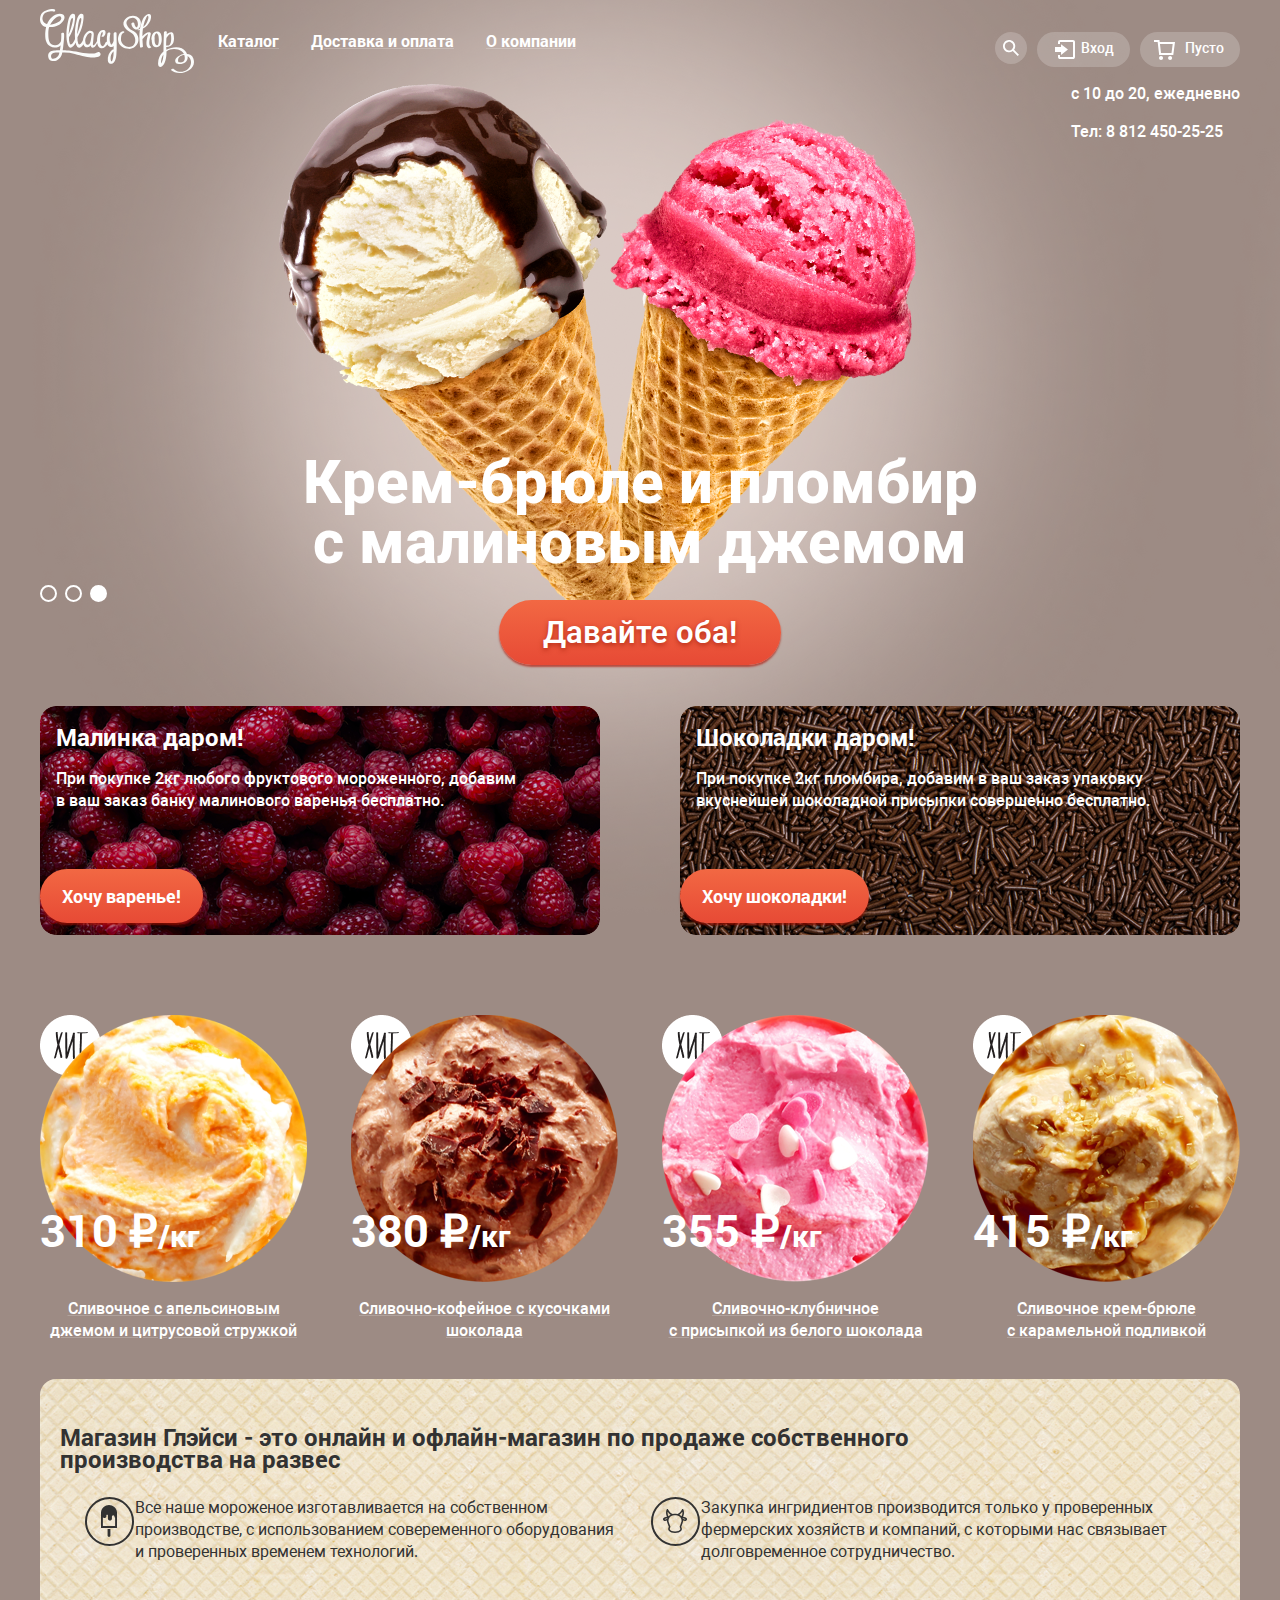
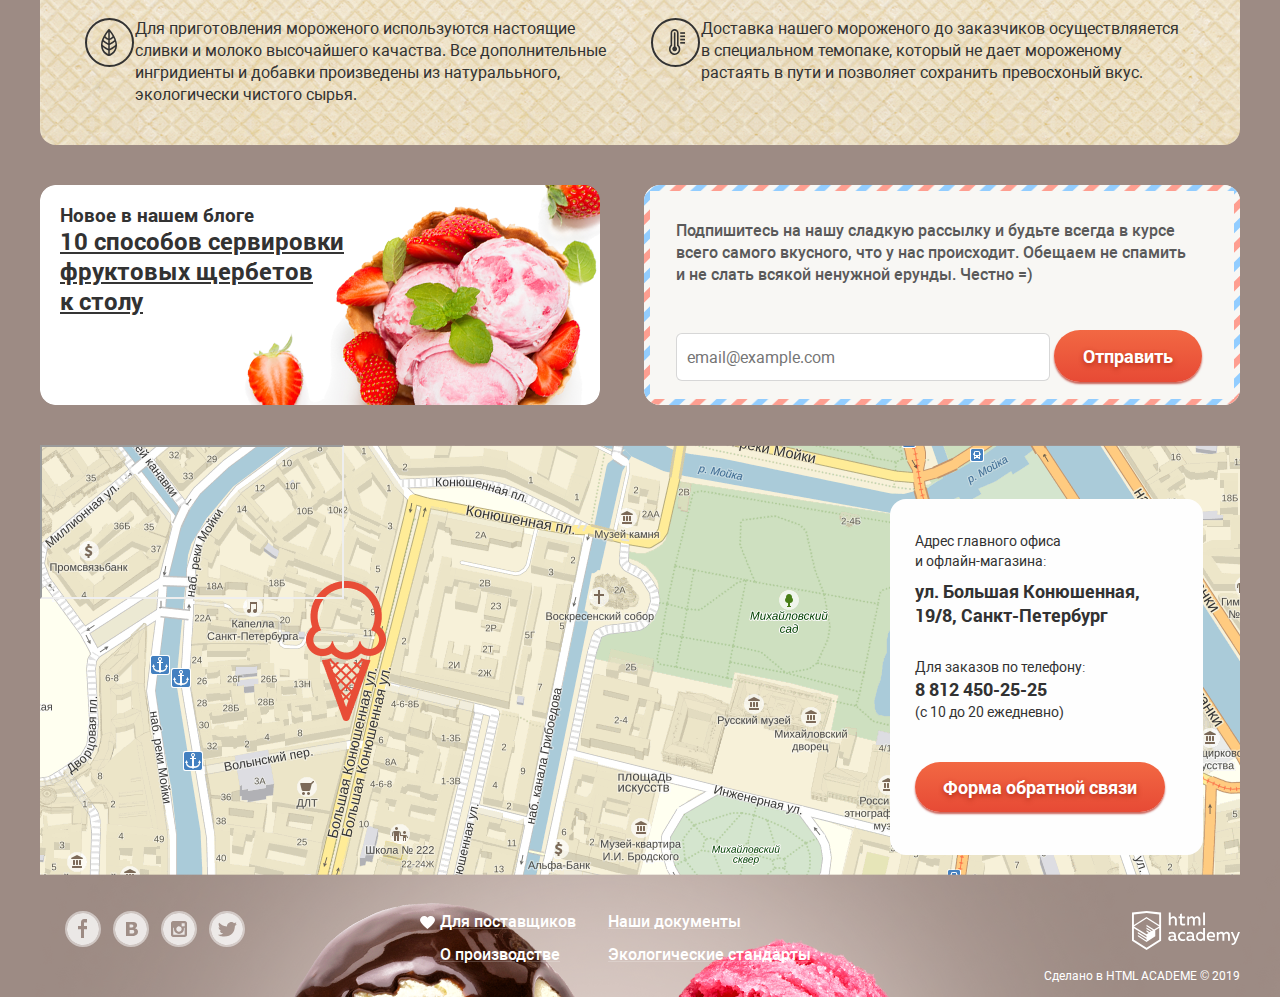
<file: index.html>
<!DOCTYPE html>
<html lang="ru">
  <head>
    <meta charset="utf-8">
    <title>HTML Academy: Глейси</title>
    <link rel="stylesheet" href="https://fonts.googleapis.com/css?family=Roboto:400,500,700;display=swap">
    <link rel="stylesheet" href="css/normalize.css">
    <link rel="stylesheet" href="css/style.css">
  </head>
  <body class="page-body">
    <div class="slider-wrapper site-wrapper-3">
      <header class="main-header container">
        <a class="logo">
          <img src="img/logo-shop.svg" width="154" height="64" alt="Логотип Gllacy Shop">
          <h1 class="visually-hidden">
           "Магазин мороженного "Gllacy Shop"
          </h1>
        </a>
        <nav class="site-navigation">
          <ul>
            <li class="to-all">
              <a href="blank.html">Каталог</a>
              <ul class="catalog-menu">
                <li class="catalog-menu-choose">
                  <a href="blank.html">Новинки</a>
                </li>
                <li class="catalog-menu-choose">
                  <a href="catalog.html">Сливочное</a>
                </li>
                <li class="catalog-menu-choose">
                  <a href="blank.html">Щербеты</a>
                </li>
                <li class="catalog-menu-choose">
                  <a href="blank.html">Фруктовый лед</a>
                </li>
                <li class="catalog-menu-choose">
                  <a href="blank.html">Мелорин</a>
                </li>
              </ul>
            </li>
            <li class="to-all">
              <a href="blank.html">Доставка и оплата</a>
            </li>
            <li class="to-all">
              <a href="blank.html">О компании</a>
            </li>
          </ul>
        </nav>
        <div class="nav-for-customer">
          <ul>
            <li class="to-customer">
                <a class="search" aria-label="Поиск">
                  <svg width="32" height="32" viewBox="0 0 32 32" fill="none" xmlns="http://www.w3.org/2000/svg">
                    <circle cx="16" cy="16" r="16" fill="white" fill-opacity="0.2"/>
                    <path d="M24 22.6652L19.0785 17.7329C19.9827 16.4819 20.3826 14.935 20.1984 13.4013C20.0141 11.8677 19.2594 10.4601 18.0848 9.45982C16.9102 8.45954 15.4023 7.94018 13.8623 8.00549C12.3223 8.0708 10.8636 8.71597 9.77757 9.81212C8.69152 10.9083 8.05808 12.3747 8.0038 13.9185C7.94952 15.4623 8.47839 16.9698 9.48476 18.1398C10.4911 19.3098 11.9009 20.0563 13.4325 20.2301C14.9641 20.4039 16.5047 19.9922 17.7466 19.0772L22.6586 24L24 22.6652ZM14.0815 18.3767C13.2408 18.3767 12.4189 18.1268 11.7199 17.6587C11.0209 17.1906 10.476 16.5253 10.1543 15.7469C9.83258 14.9684 9.7484 14.1119 9.91241 13.2855C10.0764 12.4591 10.4813 11.7001 11.0758 11.1043C11.6702 10.5085 12.4277 10.1028 13.2522 9.93838C14.0768 9.77401 14.9315 9.85837 15.7082 10.1808C16.4849 10.5032 17.1488 11.0493 17.6159 11.7498C18.083 12.4504 18.3323 13.274 18.3323 14.1166C18.3298 15.2457 17.8811 16.3278 17.0845 17.1262C16.2879 17.9246 15.2081 18.3742 14.0815 18.3767Z" fill="white"/>
                    </svg>
                </a>
                <label class="search-form">
                   <span class="visually-hidden">Поиск</span>
                  <input id="ice-cream" type="text" placeholder="Крем-брюле">
                </label>
            </li>
            <li class="to-customer">
              <a class="login">Вход</a>
            </li>
            <li class="to-customer">
              <a class="basket">Пусто</a>
            </li>
          </ul>
          <div class= "contacts">
            <p>с 10 до 20, ежедневно</p>
            <p>
              Тел: <a href="tel:+78124502525">8 812 450-25-25</a>
            </p>
          </div>
        </div>
      </header>
      <main>
        <div class="container">
          <section class="slider">
            <ul class="slider-list">
              <li class="slider-item slide slide-current">
                <h2 class="slide-title">
                  Крем-брюле и пломбир с малиновым джемом
                </h2>
                <a class="button slide-button" href="#">
                  Давайте оба!
                </a>
              </li>
              <li class="slider-item slide">
                <h2 class="slide-title">
                  Шоколадный пломбир и лимонный сорбет
                </h2>
                <a class="button slide-button" href="#">
                  Давайте оба!
                </a>
              </li>
              <li class="slider-item slide">
                <h2 class="slide-title">
                  Пломбир с помадкой и клубничный щербет
                </h2>
                <a class="button slide-button" href="#">
                  Давайте оба!
                </a>
              </li>
            </ul>
            <div class="slider-controls">
              <button type="button" aria-label="Первый слайд"></button>
              <button type="button" aria-label="Второй слайд"></button>
              <button class="current" type="button" aria-label="Третий слайд"></button>
            </div>
          </section>
          <section class="free container">
            <div class="stock raspberries">
              <h2>
               Малинка даром!
              </h2>
              <p>
               При покупке 2кг любого фруктового мороженного, добавим<br>
                в ваш заказ банку малинового варенья бесплатно.
              </p>
              <a class="stock-button" href="#">
                Хочу варенье!
              </a>
            </div>
            <div class="stock chocolate">
              <h2>
                Шоколадки даром!
              </h2>
              <p>
                При покупке 2кг пломбира, добавим в ваш заказ упаковку<br>
                вкуснейшей шоколадной присыпки совершенно бесплатно.
              </p>
              <a class="stock-button" href="#">
                Хочу шоколадки!
              </a>
            </div>
          </section>
          <section class="top">
            <ul class="top-list">
              <li class="item-of-top">
                <a class="buy-top" href="#">
                  <span class="visually-hidden hit">Hit</span>
                  <img src="img/Hits/hit-orange.png" width="267" height="267" alt="Сливочное с апельсиновым джемом">
                  <div class="name-price">
                    <p class="price">310 &#8381;<span class="kg">/кг</span></p>
                    <h2 class="name-of-item">Сливочное с апельсиновым<br>джемом и цитрусовой стружкой</h2>
                  </div>
                </a>
              </li>
              <li class="item-of-top">
                <a class="buy-top" href="#">
                  <span class="visually-hidden">Hit</span>
                  <img src="img/Hits/hit-coffee.png" width="267" height="267" alt="Сливочно-кофейное">
                  <div class="name-price">
                    <p class="price">380 &#8381;<span class="kg">/кг</span></p>
                    <h2 class="name-of-item">Сливочно-кофейное с кусочками<br>шоколада</h2>
                  </div>
                </a>
              </li>
              <li class="item-of-top">
                <a class="buy-top" href="#">
                  <span class="visually-hidden">Hit</span>
                  <img src="img/Hits/hit-strawberry.png" width="267" height="267" alt="Сливочно-клубничное">
                  <div class="name-price">
                    <p class="price">355 &#8381;<span class="kg">/кг</span></p>
                    <h2 class="name-of-item">Сливочно-клубничное<br>с присыпкой из белого шоколада</h2>
                  </div>
                </a>
              </li>
              <li class="item-of-top">
                <a class="buy-top" href="#">
                  <span class="visually-hidden">Hit</span>
                  <img src="img/Hits/hit-cream.png" width="267" height="267" alt="Сливочное крем-брюле">
                  <div class="name-price">
                    <p class="price">415 &#8381;<span class="kg">/кг</span></p>
                    <h2 class="name-of-item">Сливочное крем-брюле<br>с карамельной подливкой</h2>
                  </div>
                </a>
              </li>
            </ul>
          </section>
          <section class="about">
            <h2>Магазин Глэйси - это онлайн и офлайн-магазин по продаже собственного<br>производства на развес</h2>
            <ul class="about-list">
              <li class="about-item">
                Все наше мороженое изготавливается на собственном<br>
                производстве, с использованием совеременного оборудования<br>
                и проверенных временем технологий.
              </li>
              <li class="about-item">
                Для приготовления мороженого используются настоящие<br>
                сливки и молоко высочайшего качаства. Все дополнительные<br>
                ингридиенты и добавки произведены из натуралььного,<br>
                экологически чистого сырья.
              </li>
              <li class="about-item">
                Закупка ингридиентов производится только у проверенных<br>
                фермерских хозяйств и компаний, с которыми нас связывает<br>
                долговременное сотрудничество.
              </li>
              <li class="about-item">
                Доставка нашего мороженого до заказчиков осуществляяется<br>
                в специальном темопаке, который не дает мороженому<br>
                растаять в пути и позволяет сохранить превосхоный вкус.
              </li>
            </ul>
          </section>
          <div class= "advertising">
            <article class="blog">
              <h3 class="news">

                  Новое в нашем блоге<br>

                  <a class="open-blog" href="#">
                    10 способов сервировки<br>фруктовых щербетов <br> к столу
                  </a>
              </h3>
            </article>
            <div class="mailing">
              <label class="mailing-form">
                Подпишитесь на нашу сладкую рассылку и будьте всегда в курсе<br>
                всего самого вкусного, что у нас происходит. Обещаем не спамить<br>
                и не слать всякой ненужной ерунды. Честно =)
                <input id="mail-adress" type="text" placeholder="  email@example.com">
              </label>
              <button class="send-mail" type="button">Отправить</button>
           </div>
          </div>
          <section class="find-us">
            <div class="modal-map">
              <h2 class="visually-hidden">Как до нас добраться</h2>
              <iframe></iframe>
            </div>
            <div class="location">
              <div class="where">
                <p>Адрес главного офиса<br>
                 и офлайн-магазина:
                </p>
                <p>
                  ул. Большая Конюшенная,<br>
                 19/8, Санкт-Петербург
                </p>
              </div>
              <div class= "contacts-form">
                <h3> Для заказов по телефону:</h3>
                <a href="tel:+78124502525">8 812 450-25-25</a>
                <p>(с 10 до 20 ежедневно)</p>
              </div>
              <button class="send-form" type="button">Форма обратной связи</button>
            </div>
          </section>
        </div>
        <section class="modal-login">
          <h2 class="visually-hidden">Личный кабинет</h2>
          <form class="login-form" action="https://echo.htmlacademy.ru" method="post">
            <p>
              <label class="visually-hidden" for="login-login">Почтовый ящик</label>
              <input class="login-icon-user" id="login-login" type="email" name="login" placeholder="email@example.com">
            </p>
            <p>
              <label class="visually-hidden" for="login-password">Пароль</label>
              <input class="login-icon-password" id="login-password" type="password" name="password" placeholder="••••••••">
            </p>
            <div class="action-login">
              <button class="send-mail link-lk" type="submit">Войти</button>
              <p class="help">
                <a class="restore" href="#">Я забыл пароль!</a>
                <a class="registation" href="#">Новая регистрация</a>
              </p>
            </div>
          </form>
        </section>
        <section class="feedback">
          <h2>Мы обязательно вам ответим!</h2>
          <form class="feedback-form" action="https://echo.htmlacademy.ru" method="post">
            <p>
              <label class="visually-hidden" for="name-customer">Пароль</label>
              <input class="feedback-form-input" id="name-customer" type="text" name="name" placeholder="Имя Фамилия">
            </p>
            <p>
              <label class="visually-hidden" for="mail">Почтовый ящик</label>
              <input class="feedback-form-input" id="mail" type="email" name="login" placeholder="email@example.com">
            </p>
            <textarea name="feedback" placeholder="В свободной форме"></textarea>
            <button class="send-mail send-feedback" type="submit">Отправить</button>
          </form>
        </section>
      </main>
      <footer class="footer-main">
        <div class="container">
          <section class= "footer-network">
            <h2 class="visually-hidden">Социальные сети</h2>
            <ul class="social-net">
              <li>
                <a class=button-network href="#">
                  <svg width="36" height="36" viewBox="0 0 36 36" fill="none" xmlns="http://www.w3.org/2000/svg">
                    <path d="M18 35C27.3888 35 35 27.3888 35 18C35 8.61116 27.3888 1 18 1C8.61116 1 1 8.61116 1 18C1 27.3888 8.61116 35 18 35Z" stroke="white" stroke-opacity="0.5" stroke-width="2"/>
                    <path d="M18 2C14.8355 2 11.7421 2.93838 9.11088 4.69649C6.4797 6.45459 4.42894 8.95345 3.21793 11.8771C2.00693 14.8007 1.69008 18.0177 2.30744 21.1214C2.92481 24.2251 4.44866 27.0761 6.6863 29.3137C8.92394 31.5513 11.7749 33.0752 14.8786 33.6926C17.9823 34.3099 21.1993 33.9931 24.1229 32.7821C27.0466 31.5711 29.5454 29.5203 31.3035 26.8891C33.0616 24.2579 34 21.1645 34 18C34 13.7565 32.3143 9.68687 29.3137 6.68629C26.3131 3.68571 22.2435 2 18 2ZM22.06 11.45H19V14.9H22V18.34H19V27H16V18.34H13V14.9H16V11.45C15.9449 10.5957 16.2291 9.75426 16.7908 9.1083C17.3525 8.46234 18.1464 8.06407 19 8H22V11.45H22.06Z" fill="white" fill-opacity="0.8"/>
                  </svg>
                </a>
              </li>
              <li>
                <a class=button-network href="#">
                  <svg width="36" height="36" viewBox="0 0 36 36" fill="none" xmlns="http://www.w3.org/2000/svg">
                    <path d="M18 35C27.3888 35 35 27.3888 35 18C35 8.61116 27.3888 1 18 1C8.61116 1 1 8.61116 1 18C1 27.3888 8.61116 35 18 35Z" stroke="white" stroke-opacity="0.5" stroke-width="2"/>
                    <path d="M18.64 16.49C18.9652 16.4904 19.2875 16.4293 19.59 16.31C19.8645 16.2077 20.0922 16.0085 20.23 15.75C20.3343 15.4964 20.3854 15.2241 20.38 14.95C20.376 14.7057 20.3143 14.4659 20.2 14.25C20.0714 14.0066 19.8523 13.8235 19.59 13.74C19.2687 13.627 18.9306 13.5695 18.59 13.57H16.59V16.57H17.16C17.75 16.52 18.24 16.51 18.64 16.49Z" fill="white" fill-opacity="0.8"/>
                    <path d="M20.12 19.08C19.751 19.0101 19.3752 18.9832 19 19H16.61V22.5H19.06C19.4757 22.4953 19.8865 22.4104 20.27 22.25C20.591 22.1392 20.8632 21.9199 21.04 21.63C21.1865 21.3527 21.2621 21.0436 21.26 20.73C21.2753 20.3782 21.1848 20.0298 21 19.73C20.7922 19.4167 20.4806 19.1865 20.12 19.08Z" fill="white" fill-opacity="0.8"/>
                    <path d="M18 2C14.8355 2 11.7421 2.93838 9.11088 4.69649C6.4797 6.45459 4.42894 8.95345 3.21793 11.8771C2.00693 14.8007 1.69008 18.0177 2.30744 21.1214C2.92481 24.2251 4.44866 27.0761 6.6863 29.3137C8.92394 31.5513 11.7749 33.0752 14.8786 33.6926C17.9823 34.3099 21.1993 33.9931 24.1229 32.7821C27.0466 31.5711 29.5454 29.5203 31.3035 26.8891C33.0616 24.2579 34 21.1645 34 18C34 13.7565 32.3143 9.68687 29.3137 6.68629C26.3131 3.68571 22.2435 2 18 2ZM24.6 22.53C24.3376 23.056 23.9537 23.5119 23.48 23.86C22.9342 24.2714 22.3122 24.5705 21.65 24.74C20.8286 24.9383 19.9848 25.029 19.14 25.01H13V11H18.45C19.2781 10.9868 20.1063 11.0235 20.93 11.11C21.473 11.194 21.9994 11.3627 22.49 11.61C22.9868 11.8462 23.4013 12.2258 23.68 12.7C23.9455 13.1728 24.0801 13.7079 24.07 14.25C24.0819 14.8916 23.8931 15.5209 23.53 16.05C23.1452 16.588 22.6142 17.0045 22 17.25V17.32C22.8272 17.4588 23.5898 17.8541 24.18 18.45C24.7295 19.0712 25.0163 19.8815 24.98 20.71C25.0043 21.3386 24.8738 21.9636 24.6 22.53Z" fill="white" fill-opacity="0.8"/>
                  </svg>
                </a>
              </li>
              <li>
                <a class=button-network href="#">
                  <svg width="36" height="36" viewBox="0 0 36 36" fill="none" xmlns="http://www.w3.org/2000/svg">
                    <path d="M18 35C27.3888 35 35 27.3888 35 18C35 8.61116 27.3888 1 18 1C8.61116 1 1 8.61116 1 18C1 27.3888 8.61116 35 18 35Z" stroke="white" stroke-opacity="0.5" stroke-width="2"/>
                    <g opacity="0.8">
                    <path d="M22.92 18C22.92 19.3155 22.3974 20.5771 21.4673 21.5072C20.5371 22.4374 19.2755 22.96 17.96 22.96C16.6445 22.96 15.3829 22.4374 14.4528 21.5072C13.5226 20.5771 13 19.3155 13 18C13.001 17.6158 13.048 17.233 13.14 16.86H12.24V23.7H23.64V16.86H22.74C22.8406 17.2325 22.901 17.6147 22.92 18Z" fill="white"/>
                    <path d="M18 20.66C18.5252 20.656 19.0375 20.4967 19.4723 20.202C19.9071 19.9073 20.245 19.4905 20.4432 19.0042C20.6415 18.5178 20.6913 17.9836 20.5864 17.4689C20.4816 16.9542 20.2266 16.4821 19.8539 16.1121C19.4811 15.7421 19.0071 15.4908 18.4916 15.3897C17.9762 15.2887 17.4424 15.3425 16.9575 15.5445C16.4726 15.7464 16.0584 16.0873 15.7669 16.5243C15.4755 16.9613 15.32 17.4748 15.32 18C15.3213 18.3506 15.3917 18.6976 15.5271 19.021C15.6625 19.3444 15.8602 19.638 16.1091 19.8851C16.358 20.1321 16.653 20.3276 16.9775 20.4606C17.3019 20.5936 17.6494 20.6613 18 20.66Z" fill="white"/>
                    <path d="M23.68 12.3H20.64V15.34H23.68V12.3Z" fill="white"/>
                    <path d="M18 2C14.8355 2 11.7421 2.93838 9.11088 4.69649C6.4797 6.45459 4.42894 8.95345 3.21793 11.8771C2.00693 14.8007 1.69008 18.0177 2.30744 21.1214C2.92481 24.2251 4.44866 27.0761 6.6863 29.3137C8.92394 31.5513 11.7749 33.0752 14.8786 33.6926C17.9823 34.3099 21.1993 33.9931 24.1229 32.7821C27.0466 31.5711 29.5454 29.5203 31.3035 26.8891C33.0616 24.2579 34 21.1645 34 18C34 13.7565 32.3143 9.68687 29.3137 6.68629C26.3131 3.68571 22.2435 2 18 2ZM26 23.7C26.0027 24.0045 25.9444 24.3064 25.8285 24.588C25.7127 24.8696 25.5416 25.1251 25.3253 25.3395C25.1091 25.5539 24.8521 25.7228 24.5695 25.8362C24.2869 25.9497 23.9845 26.0054 23.68 26H12.28C11.9793 25.9987 11.6818 25.9382 11.4044 25.8219C11.1271 25.7056 10.8754 25.5358 10.6637 25.3222C10.4519 25.1086 10.2844 24.8554 10.1705 24.5771C10.0566 24.2988 9.99869 24.0007 10 23.7V12.3C9.99869 11.9993 10.0566 11.7012 10.1705 11.4229C10.2844 11.1446 10.4519 10.8914 10.6637 10.6778C10.8754 10.4642 11.1271 10.2944 11.4044 10.1781C11.6818 10.0618 11.9793 10.0013 12.28 10H23.67C23.9749 9.99467 24.2778 10.0503 24.561 10.1636C24.8441 10.2769 25.1017 10.4457 25.3188 10.6599C25.5358 10.8742 25.7079 11.1296 25.8249 11.4112C25.9418 11.6929 26.0014 11.995 26 12.3V23.7Z" fill="white"/>
                    </g>
                  </svg>
                </a>
              </li>
              <li>
                <a class=button-network href="#">
                  <svg width="36" height="36" viewBox="0 0 36 36" fill="none" xmlns="http://www.w3.org/2000/svg">
                    <path d="M18 35C27.3888 35 35 27.3888 35 18C35 8.61116 27.3888 1 18 1C8.61116 1 1 8.61116 1 18C1 27.3888 8.61116 35 18 35Z" stroke="white" stroke-opacity="0.5" stroke-width="2"/>
                    <path d="M18 2C14.8355 2 11.7421 2.93838 9.11088 4.69649C6.4797 6.45459 4.42894 8.95345 3.21793 11.8771C2.00693 14.8007 1.69008 18.0177 2.30744 21.1214C2.92481 24.2251 4.44866 27.0761 6.6863 29.3137C8.92394 31.5513 11.7749 33.0752 14.8786 33.6926C17.9823 34.3099 21.1993 33.9931 24.1229 32.7821C27.0466 31.5711 29.5454 29.5203 31.3035 26.8891C33.0616 24.2579 34 21.1645 34 18C34 13.7565 32.3143 9.68687 29.3137 6.68629C26.3131 3.68571 22.2435 2 18 2ZM25.94 14.81C25.69 21.33 22.48 25.64 14.94 25.51H14.46C14.01 25.51 9.91001 25.07 9.11001 23.69C10.8989 23.9555 12.7228 23.5494 14.23 22.55C13.18 22.26 11.31 22.09 10.98 19.7C11.3928 19.8642 11.8441 19.9058 12.28 19.82C11 19 9.53001 18.3 9.61001 16.17C10.028 16.4893 10.5445 16.652 11.07 16.63C10.3 16.4 8.92001 13.39 10.07 11.85C12.07 13.64 14.14 15.33 17.87 15.49C18.1 13.28 19.11 11.79 21.04 11.17C21.7375 10.9333 22.4908 10.9157 23.1986 11.1195C23.9065 11.3232 24.5351 11.7387 25 12.31C25.74 12.08 26.45 11.84 27.19 11.62C27.1758 11.9571 27.0846 12.2865 26.9234 12.5829C26.7622 12.8793 26.5353 13.1349 26.26 13.33C26.5167 13.3601 26.7768 13.3336 27.0221 13.2524C27.2674 13.1712 27.492 13.0372 27.68 12.86C27.5628 13.2985 27.3443 13.7034 27.0421 14.0421C26.7399 14.3808 26.3624 14.6438 25.94 14.81Z" fill="white" fill-opacity="0.8"/>
                  </svg>
                </a>
              </li>
            </ul>
          </section>
          <section class="info">
            <h2 class="visually-hidden"> Информация</h2>
            <ul class="info-list">
              <li class="info-item">
                <a href="#">
                  Для поставщиков
                </a>
              </li>
              <li class="info-item">
                <a href="#">
                  Наши документы
                </a>
              </li>
              <li class="info-item">
                <a href="#">
                  О производстве
                </a>
              </li>
              <li class="info-item">
                <a href="#">
                  Экологические стандарты
                </a>
              </li>
            </ul>
          </section>
          <section class= "footer-copyright">
            <h2 class="visually-hidden">Разработчик</h2>
            <a class="button-copyright" href="https://htmlacademy.ru/intensive/htmlcss">
              <img src="/img/logp-academy.svg" width="108" height="39" alt="Логотип HTML ACADEMY">
            </a>
            <p>
             Сделано в HTML ACADEME &#xa9; 2019
            </p>
          </section>
        </div>
      </footer>
    </div>
  </body>
</html>
</file>
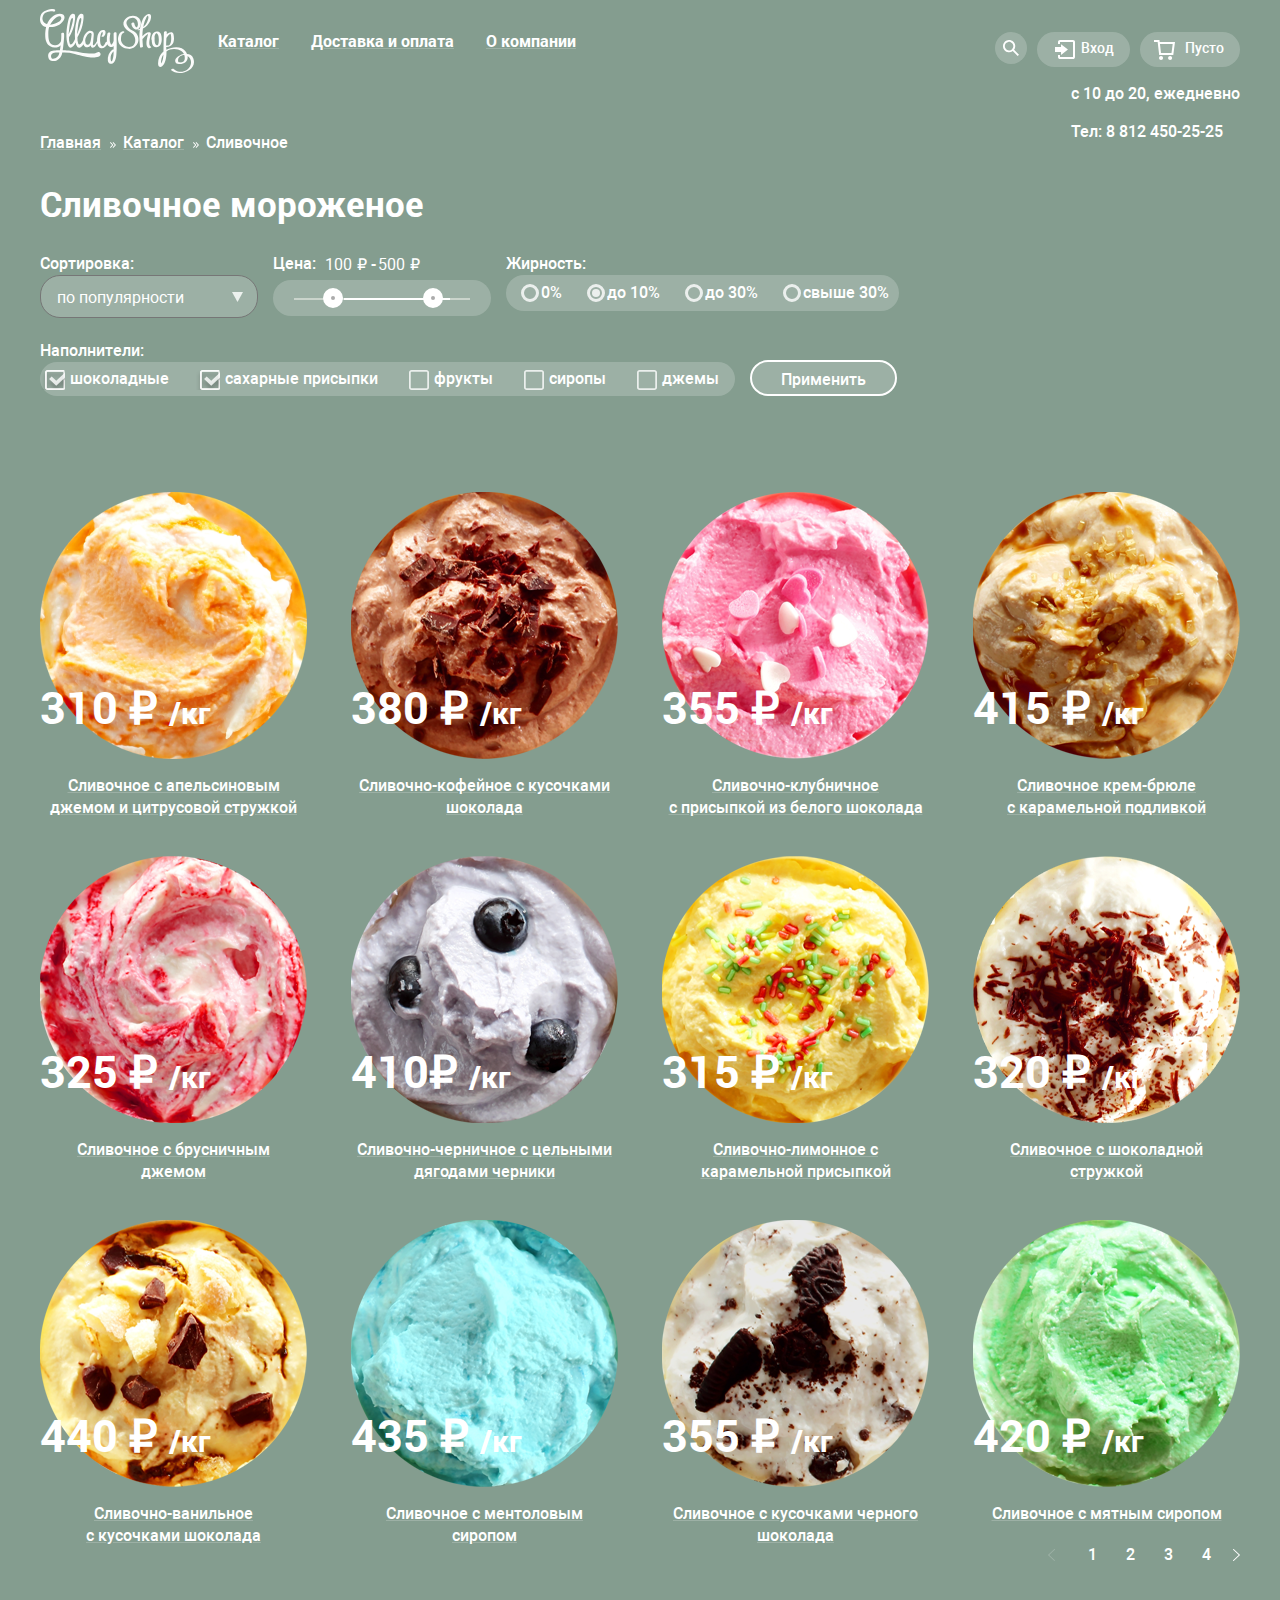
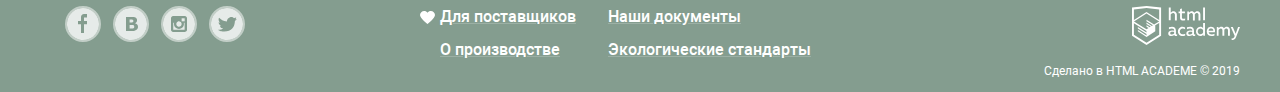
<file: catalog.html>
<!DOCTYPE html>
<html lang="ru">
  <head>
    <meta charset="utf-8">
    <title>HTML Academy: Глейси</title>
    <link rel="stylesheet" href="https://fonts.googleapis.com/css?family=Roboto:400,500,700;display=swap">
    <link rel="stylesheet" href="css/normalize.css">
    <link rel="stylesheet" href="css/style.css">
  </head>
  <body class="page-body">
    <header class="main-header container">
      <a class="logo">
        <img src="img/logo-shop.svg" width="154" height="64" alt="Логотип Gllacy Shop">
        <h1 class="visually-hidden">
         "Магазин мороженного "Gllacy Shop"
        </h1>
      </a>
      <nav class="site-navigation">
          <ul>
            <li class="to-all">
              <a href="blank.html">Каталог</a>
              <ul class="catalog-menu">
                <li class="catalog-menu-choose">
                  <a href="blank.html">Новинки</a>
                </li>
                <li class="catalog-menu-choose">
                  <a href="catalog.html">Сливочное</a>
                </li>
                <li class="catalog-menu-choose">
                  <a href="blank.html">Щербеты</a>
                </li>
                <li class="catalog-menu-choose">
                  <a href="blank.html">Фруктовый лед</a>
                </li>
                <li class="catalog-menu-choose">
                  <a href="blank.html">Мелорин</a>
                </li>
              </ul>
            </li>
            <li class="to-all">
              <a href="blank.html">Доставка и оплата</a>
            </li>
            <li class="to-all">
              <a href="blank.html">О компании</a>
            </li>
          </ul>
      </nav>
      <div class="nav-for-customer">
        <ul>
          <li class="to-customer">
              <a class="search" aria-label="Поиск">
                <svg width="32" height="32" viewBox="0 0 32 32" fill="none" xmlns="http://www.w3.org/2000/svg">
                  <circle cx="16" cy="16" r="16" fill="white" fill-opacity="0.2"/>
                  <path d="M24 22.6652L19.0785 17.7329C19.9827 16.4819 20.3826 14.935 20.1984 13.4013C20.0141 11.8677 19.2594 10.4601 18.0848 9.45982C16.9102 8.45954 15.4023 7.94018 13.8623 8.00549C12.3223 8.0708 10.8636 8.71597 9.77757 9.81212C8.69152 10.9083 8.05808 12.3747 8.0038 13.9185C7.94952 15.4623 8.47839 16.9698 9.48476 18.1398C10.4911 19.3098 11.9009 20.0563 13.4325 20.2301C14.9641 20.4039 16.5047 19.9922 17.7466 19.0772L22.6586 24L24 22.6652ZM14.0815 18.3767C13.2408 18.3767 12.4189 18.1268 11.7199 17.6587C11.0209 17.1906 10.476 16.5253 10.1543 15.7469C9.83258 14.9684 9.7484 14.1119 9.91241 13.2855C10.0764 12.4591 10.4813 11.7001 11.0758 11.1043C11.6702 10.5085 12.4277 10.1028 13.2522 9.93838C14.0768 9.77401 14.9315 9.85837 15.7082 10.1808C16.4849 10.5032 17.1488 11.0493 17.6159 11.7498C18.083 12.4504 18.3323 13.274 18.3323 14.1166C18.3298 15.2457 17.8811 16.3278 17.0845 17.1262C16.2879 17.9246 15.2081 18.3742 14.0815 18.3767Z" fill="white"/>
                  </svg>
              </a>
          </li>
          <li class="to-customer">
            <a class="login">Вход</a>
          </li>
          <li class="to-customer">
            <a class="basket">Пусто</a>
          </li>
        </ul>
        <div class= "contacts">
          <p>с 10 до 20, ежедневно</p>
          <p>
            Тел: <a href="tel:+78124502525">8 812 450-25-25</a>
          </p>
        </div>
      </div>
    </header>
    <main class="container">
      <div class="catalog">
        <ul class="route">
          <li>
            <a href="index.html">Главная</a>
          </li>
          <li>
            <a href="#">Каталог</a>
          </li>
          <li class="route-current">Сливочное</li>
        </ul>
        <h2>Сливочное мороженое</h2>
        <div class="filters">
          <h2 class="visually-hidden">Фильтр товаров</h2>
          <form class="filter-form" method="get" action="https://echo.htmlacademy.ru">
            <fieldset class="filter sort">
              <legend>Сортировка:</legend>
              <select name="autocomplite">
                <option value="pop">по популярности</option>
                <option value="cheap">сначала недорогие</option>
                <option value="expensive">сначала дорогие</option>
                <option value="fat">по жирности</option>
              </select>
            </fieldset>
            <fieldset class="filter range-price">
              <legend>Цена:</legend>
              <div class="price-controls">
                <label class="min-price">
                  <input type="text" name="min-price" value="100">
                </label>
                <span> &#8381; - </span>
                <label class="max-price">
                  <input type="text" name="max-price" value="500">
                </label>
                <span> &#8381;</span>
              </div>
              <div class="range-filter">
                <div class="range-controls">
                  <div class="scale">
                    <div class="bar"></div>
                  </div>
                  <div class="toggle toggle-min" tabindex="0"></div>
                  <div class="toggle toggle-max" tabindex="0"></div>
                </div>
              </div>
            </fieldset>
            <fieldset class="filter fatty">
              <legend>Жирность:</legend>
              <ul>
                <li class="filter-radio">
                  <input class="visually-hidden filter-input" type="radio" name="content" id="filter-zero">
                  <label for="filter-zero">0%</label>
                </li>
                <li class="filter-radio">
                  <input class="visually-hidden filter-input" type="radio" name="content" id="filter-low-ten" checked>
                  <label for="filter-low-ten">до 10%</label>
                </li>
                <li class="filter-radio">
                  <input class=" visually-hidden filter-input" type="radio" name="content" id="filter-low-thirty">
                  <label for="filter-low-thirty">до 30%</label>
                </li>
                <li class="filter-radio">
                  <input class=" visually-hidden filter-input" type="radio" name="content" id="filter-hi-thirty">
                  <label for="filter-hi-thirty">свыше 30%</label>
                </li>
              </ul>
            </fieldset>
            <fieldset class="filter option">
              <legend>Наполнители:</legend>
              <ul>
                <li class="filter-option">
                  <input class="visually-hidden filter-input-checkbox" type="checkbox" name="filler" id="filter-choco" checked>
                  <label for="filter-choco">шоколадные</label>
                </li>
                <li class="filter-option">
                  <input class="visually-hidden filter-input-checkbox" type="checkbox" name="filler" id="filter-sugar" checked>
                  <label for="filter-sugar">сахарные присыпки</label>
                </li>
                <li class="filter-option">
                  <input class="visually-hidden filter-input-checkbox" type="checkbox" name="filler" id="filter-fruit">
                  <label for="filter-fruit">фрукты</label>
                </li>
                <li class="filter-option">
                  <input class="visually-hidden filter-input-checkbox" type="checkbox" name="filler" id="filter-syrup">
                  <label for="filter-syrup">сиропы</label>
                </li>
                <li class="filter-option">
                  <input class="visually-hidden filter-input-checkbox" type="checkbox" name="filler" id="filter-jam">
                  <label for="filter-jam">джемы</label>
                </li>
              </ul>
            </fieldset>
            <button>Применить</button>
          </form>
        </div>
        <section class="catalog">
          <ul class="top-list">
            <li class="item-of-top">
              <a class="buy-top" href="#">
                <img src="/img/creamy/orange.png" width="267" height="267" alt="Сливочное с апельсиновым джемом">
                <div class="name-price">
                  <p class="price">310 &#8381; <span class="kg">/кг</span></p>
                  <h3 class="name-of-item">Сливочное с апельсиновым<br>джемом и цитрусовой стружкой</h3>
                </div>
              </a>
            </li>
            <li class="item-of-top">
              <a class="buy-top" href="#">
                <img src="/img/creamy/coffee.png" width="267" height="267" alt="Сливочно-кофейное с кусочками шоколада">
                <div class="name-price">
                  <p class="price">380 &#8381; <span class="kg">/кг</span></p>
                  <h3 class="name-of-item">Сливочно-кофейное с кусочками<br>шоколада</h3>
                </div>
              </a>
            </li>
            <li class="item-of-top">
              <a class="buy-top" href="#">
                <img src="/img/creamy/strawberry.png" width="267" height="267" alt="Сливочно-клубничное">
                <div class="name-price">
                  <p class="price">355 &#8381; <span class="kg">/кг</span></p>
                  <h3 class="name-of-item">Сливочно-клубничное<br>с присыпкой из белого шоколада</h3>
                </div>
              </a>
            </li>
            <li class="item-of-top">
              <a class="buy-top" href="#">
                <img src="/img/creamy/cream.png" width="267" height="267" alt="Сливочное крем-брюле">
                <div class="name-price">
                  <p class="price">415 &#8381; <span class="kg">/кг</span></p>
                   <h3 class="name-of-item">Сливочное крем-брюле<br>с карамельной подливкой</h3>
                </div>
              </a>
            </li>
            <li class="item-of-top">
              <a class="buy-top" href="#">
                <img src="/img/creamy/jam.png" width="267" height="267" alt="Сливочное с брусничным джемом">
                <div class="name-price">
                  <p class="price">325 &#8381; <span class="kg">/кг</span></p>
                  <h3 class="name-of-item">Сливочное с брусничным<br>джемом</h3>
                </div>
              </a>
            </li>
            <li class="item-of-top">
              <a class="buy-top" href="#">
                <img src="/img/creamy/blueberry.png" width="267" height="267" alt="Сливочно-черничное">
                <div class="name-price">
                  <p class="price">410&#8381; <span class="kg">/кг</span></p>
                  <h3 class="name-of-item">Сливочно-черничное с цельными<br>дягодами черники</h3>
                </div>
              </a>
            </li>
            <li class="item-of-top">
              <a class="buy-top" href="#">
                <img src="/img/creamy/lime.png" width="267" height="267" alt="Сливочно-лимонное">
                <div class="name-price">
                  <p class="price">315 &#8381; <span class="kg">/кг</span></p>
                  <h3 class="name-of-item">Сливочно-лимонное с<br>карамельной присыпкой</h3>
                </div>
              </a>
            </li>
            <li class="item-of-top">
              <a class="buy-top" href="#">
                <img src="/img/creamy/choco.png" width="267" height="267" alt="Сливочное с шоколадной стружкой">
                <div class="name-price">
                  <p class="price">320 &#8381; <span class="kg">/кг</span></p>
                  <h3 class="name-of-item">Сливочное с шоколадной<br>стружкой</h3>
                </div>
              </a>
            </li>
            <li class="item-of-top">
              <a class="buy-top" href="#">
                <img src="/img/creamy/vanil.png" width="267" height="267" alt="Сливочно-ванильное">
                <div class="name-price">
                  <p class="price">440 &#8381; <span class="kg">/кг</span></p>
                  <h3 class="name-of-item">Сливочно-ванильное<br>с кусочками шоколада</h3>
                </div>
              </a>
            </li>
            <li class="item-of-top">
              <a class="buy-top" href="#">
                <img src="/img/creamy/mentol.png" width="267" height="267" alt="Сливочное с ментолом">
                <div class="name-price">
                  <p class="price">435 &#8381; <span class="kg">/кг</span></p>
                  <h3 class="name-of-item">Сливочное с ментоловым<br>сиропом</h3>
                </div>
              </a>
            </li>
            <li class="item-of-top">
              <a class="buy-top" href="#">
                <img src="/img/creamy/black-choco.png" width="267" height="267" alt="Сливочное с кусочками черного шоколада">
                <div class="name-price">
                  <p class="price">355 &#8381; <span class="kg">/кг</span></p>
                  <h3 class="name-of-item">Сливочное с кусочками черного<br>шоколада</h3>
                </div>
              </a>
            </li>
            <li class="item-of-top">
              <a class="buy-top" href="#">
                <img src="/img/creamy/mint.png" width="267" height="267" alt="Сливочное с мятным сиропом">
                <div class="name-price">
                  <p class="price">420 &#8381; <span class="kg">/кг</span></p>
                  <h3 class="name-of-item">Сливочное с мятным сиропом</h3>
                </div>
              </a>
            </li>
          </ul>
          <ul class="pagination-list">
            <li class="pagination-item"><a href="#">1</a></li>
            <li class="pagination-item pagination-item-current"><a>2</a></li>
            <li class="pagination-item"><a href="#">3</a></li>
            <li class="pagination-item"><a href="#">4</a></li>
          </ul>
        </section>
      </div>
    </main>
    <footer class="footer-main">
      <div class="container">
        <section class= "footer-network">
          <h2 class="visually-hidden">Социальные сети</h2>
          <ul class="social-net">
            <li>
              <a class=button-network href="#">
                <svg width="36" height="36" viewBox="0 0 36 36" fill="none" xmlns="http://www.w3.org/2000/svg">
                  <path d="M18 35C27.3888 35 35 27.3888 35 18C35 8.61116 27.3888 1 18 1C8.61116 1 1 8.61116 1 18C1 27.3888 8.61116 35 18 35Z" stroke="white" stroke-opacity="0.5" stroke-width="2"/>
                  <path d="M18 2C14.8355 2 11.7421 2.93838 9.11088 4.69649C6.4797 6.45459 4.42894 8.95345 3.21793 11.8771C2.00693 14.8007 1.69008 18.0177 2.30744 21.1214C2.92481 24.2251 4.44866 27.0761 6.6863 29.3137C8.92394 31.5513 11.7749 33.0752 14.8786 33.6926C17.9823 34.3099 21.1993 33.9931 24.1229 32.7821C27.0466 31.5711 29.5454 29.5203 31.3035 26.8891C33.0616 24.2579 34 21.1645 34 18C34 13.7565 32.3143 9.68687 29.3137 6.68629C26.3131 3.68571 22.2435 2 18 2ZM22.06 11.45H19V14.9H22V18.34H19V27H16V18.34H13V14.9H16V11.45C15.9449 10.5957 16.2291 9.75426 16.7908 9.1083C17.3525 8.46234 18.1464 8.06407 19 8H22V11.45H22.06Z" fill="white" fill-opacity="0.8"/>
                </svg>
              </a>
            </li>
            <li>
              <a class=button-network href="#">
                <svg width="36" height="36" viewBox="0 0 36 36" fill="none" xmlns="http://www.w3.org/2000/svg">
                  <path d="M18 35C27.3888 35 35 27.3888 35 18C35 8.61116 27.3888 1 18 1C8.61116 1 1 8.61116 1 18C1 27.3888 8.61116 35 18 35Z" stroke="white" stroke-opacity="0.5" stroke-width="2"/>
                  <path d="M18.64 16.49C18.9652 16.4904 19.2875 16.4293 19.59 16.31C19.8645 16.2077 20.0922 16.0085 20.23 15.75C20.3343 15.4964 20.3854 15.2241 20.38 14.95C20.376 14.7057 20.3143 14.4659 20.2 14.25C20.0714 14.0066 19.8523 13.8235 19.59 13.74C19.2687 13.627 18.9306 13.5695 18.59 13.57H16.59V16.57H17.16C17.75 16.52 18.24 16.51 18.64 16.49Z" fill="white" fill-opacity="0.8"/>
                  <path d="M20.12 19.08C19.751 19.0101 19.3752 18.9832 19 19H16.61V22.5H19.06C19.4757 22.4953 19.8865 22.4104 20.27 22.25C20.591 22.1392 20.8632 21.9199 21.04 21.63C21.1865 21.3527 21.2621 21.0436 21.26 20.73C21.2753 20.3782 21.1848 20.0298 21 19.73C20.7922 19.4167 20.4806 19.1865 20.12 19.08Z" fill="white" fill-opacity="0.8"/>
                  <path d="M18 2C14.8355 2 11.7421 2.93838 9.11088 4.69649C6.4797 6.45459 4.42894 8.95345 3.21793 11.8771C2.00693 14.8007 1.69008 18.0177 2.30744 21.1214C2.92481 24.2251 4.44866 27.0761 6.6863 29.3137C8.92394 31.5513 11.7749 33.0752 14.8786 33.6926C17.9823 34.3099 21.1993 33.9931 24.1229 32.7821C27.0466 31.5711 29.5454 29.5203 31.3035 26.8891C33.0616 24.2579 34 21.1645 34 18C34 13.7565 32.3143 9.68687 29.3137 6.68629C26.3131 3.68571 22.2435 2 18 2ZM24.6 22.53C24.3376 23.056 23.9537 23.5119 23.48 23.86C22.9342 24.2714 22.3122 24.5705 21.65 24.74C20.8286 24.9383 19.9848 25.029 19.14 25.01H13V11H18.45C19.2781 10.9868 20.1063 11.0235 20.93 11.11C21.473 11.194 21.9994 11.3627 22.49 11.61C22.9868 11.8462 23.4013 12.2258 23.68 12.7C23.9455 13.1728 24.0801 13.7079 24.07 14.25C24.0819 14.8916 23.8931 15.5209 23.53 16.05C23.1452 16.588 22.6142 17.0045 22 17.25V17.32C22.8272 17.4588 23.5898 17.8541 24.18 18.45C24.7295 19.0712 25.0163 19.8815 24.98 20.71C25.0043 21.3386 24.8738 21.9636 24.6 22.53Z" fill="white" fill-opacity="0.8"/>
                </svg>
              </a>
            </li>
            <li>
              <a class=button-network href="#">
                <svg width="36" height="36" viewBox="0 0 36 36" fill="none" xmlns="http://www.w3.org/2000/svg">
                  <path d="M18 35C27.3888 35 35 27.3888 35 18C35 8.61116 27.3888 1 18 1C8.61116 1 1 8.61116 1 18C1 27.3888 8.61116 35 18 35Z" stroke="white" stroke-opacity="0.5" stroke-width="2"/>
                  <g opacity="0.8">
                  <path d="M22.92 18C22.92 19.3155 22.3974 20.5771 21.4673 21.5072C20.5371 22.4374 19.2755 22.96 17.96 22.96C16.6445 22.96 15.3829 22.4374 14.4528 21.5072C13.5226 20.5771 13 19.3155 13 18C13.001 17.6158 13.048 17.233 13.14 16.86H12.24V23.7H23.64V16.86H22.74C22.8406 17.2325 22.901 17.6147 22.92 18Z" fill="white"/>
                  <path d="M18 20.66C18.5252 20.656 19.0375 20.4967 19.4723 20.202C19.9071 19.9073 20.245 19.4905 20.4432 19.0042C20.6415 18.5178 20.6913 17.9836 20.5864 17.4689C20.4816 16.9542 20.2266 16.4821 19.8539 16.1121C19.4811 15.7421 19.0071 15.4908 18.4916 15.3897C17.9762 15.2887 17.4424 15.3425 16.9575 15.5445C16.4726 15.7464 16.0584 16.0873 15.7669 16.5243C15.4755 16.9613 15.32 17.4748 15.32 18C15.3213 18.3506 15.3917 18.6976 15.5271 19.021C15.6625 19.3444 15.8602 19.638 16.1091 19.8851C16.358 20.1321 16.653 20.3276 16.9775 20.4606C17.3019 20.5936 17.6494 20.6613 18 20.66Z" fill="white"/>
                  <path d="M23.68 12.3H20.64V15.34H23.68V12.3Z" fill="white"/>
                  <path d="M18 2C14.8355 2 11.7421 2.93838 9.11088 4.69649C6.4797 6.45459 4.42894 8.95345 3.21793 11.8771C2.00693 14.8007 1.69008 18.0177 2.30744 21.1214C2.92481 24.2251 4.44866 27.0761 6.6863 29.3137C8.92394 31.5513 11.7749 33.0752 14.8786 33.6926C17.9823 34.3099 21.1993 33.9931 24.1229 32.7821C27.0466 31.5711 29.5454 29.5203 31.3035 26.8891C33.0616 24.2579 34 21.1645 34 18C34 13.7565 32.3143 9.68687 29.3137 6.68629C26.3131 3.68571 22.2435 2 18 2ZM26 23.7C26.0027 24.0045 25.9444 24.3064 25.8285 24.588C25.7127 24.8696 25.5416 25.1251 25.3253 25.3395C25.1091 25.5539 24.8521 25.7228 24.5695 25.8362C24.2869 25.9497 23.9845 26.0054 23.68 26H12.28C11.9793 25.9987 11.6818 25.9382 11.4044 25.8219C11.1271 25.7056 10.8754 25.5358 10.6637 25.3222C10.4519 25.1086 10.2844 24.8554 10.1705 24.5771C10.0566 24.2988 9.99869 24.0007 10 23.7V12.3C9.99869 11.9993 10.0566 11.7012 10.1705 11.4229C10.2844 11.1446 10.4519 10.8914 10.6637 10.6778C10.8754 10.4642 11.1271 10.2944 11.4044 10.1781C11.6818 10.0618 11.9793 10.0013 12.28 10H23.67C23.9749 9.99467 24.2778 10.0503 24.561 10.1636C24.8441 10.2769 25.1017 10.4457 25.3188 10.6599C25.5358 10.8742 25.7079 11.1296 25.8249 11.4112C25.9418 11.6929 26.0014 11.995 26 12.3V23.7Z" fill="white"/>
                  </g>
                </svg>
              </a>
            </li>
            <li>
              <a class=button-network href="#">
                <svg width="36" height="36" viewBox="0 0 36 36" fill="none" xmlns="http://www.w3.org/2000/svg">
                  <path d="M18 35C27.3888 35 35 27.3888 35 18C35 8.61116 27.3888 1 18 1C8.61116 1 1 8.61116 1 18C1 27.3888 8.61116 35 18 35Z" stroke="white" stroke-opacity="0.5" stroke-width="2"/>
                  <path d="M18 2C14.8355 2 11.7421 2.93838 9.11088 4.69649C6.4797 6.45459 4.42894 8.95345 3.21793 11.8771C2.00693 14.8007 1.69008 18.0177 2.30744 21.1214C2.92481 24.2251 4.44866 27.0761 6.6863 29.3137C8.92394 31.5513 11.7749 33.0752 14.8786 33.6926C17.9823 34.3099 21.1993 33.9931 24.1229 32.7821C27.0466 31.5711 29.5454 29.5203 31.3035 26.8891C33.0616 24.2579 34 21.1645 34 18C34 13.7565 32.3143 9.68687 29.3137 6.68629C26.3131 3.68571 22.2435 2 18 2ZM25.94 14.81C25.69 21.33 22.48 25.64 14.94 25.51H14.46C14.01 25.51 9.91001 25.07 9.11001 23.69C10.8989 23.9555 12.7228 23.5494 14.23 22.55C13.18 22.26 11.31 22.09 10.98 19.7C11.3928 19.8642 11.8441 19.9058 12.28 19.82C11 19 9.53001 18.3 9.61001 16.17C10.028 16.4893 10.5445 16.652 11.07 16.63C10.3 16.4 8.92001 13.39 10.07 11.85C12.07 13.64 14.14 15.33 17.87 15.49C18.1 13.28 19.11 11.79 21.04 11.17C21.7375 10.9333 22.4908 10.9157 23.1986 11.1195C23.9065 11.3232 24.5351 11.7387 25 12.31C25.74 12.08 26.45 11.84 27.19 11.62C27.1758 11.9571 27.0846 12.2865 26.9234 12.5829C26.7622 12.8793 26.5353 13.1349 26.26 13.33C26.5167 13.3601 26.7768 13.3336 27.0221 13.2524C27.2674 13.1712 27.492 13.0372 27.68 12.86C27.5628 13.2985 27.3443 13.7034 27.0421 14.0421C26.7399 14.3808 26.3624 14.6438 25.94 14.81Z" fill="white" fill-opacity="0.8"/>
                </svg>
              </a>
            </li>
          </ul>
        </section>
        <section class="info">
          <h2 class="visually-hidden"> Информация</h2>
          <ul class="info-list">
            <li class="info-item">
              <a href="#">
                Для поставщиков
              </a>
            </li>
            <li class="info-item">
              <a href="#">
                Наши документы
              </a>
            </li>
            <li class="info-item">
              <a href="#">
                О производстве
              </a>
            </li>
            <li class="info-item">
              <a href="#">
                Экологические стандарты
              </a>
            </li>
          </ul>
        </section>
        <section class= "footer-copyright">
          <h2 class="visually-hidden">Разработчик</h2>
          <a class="button-copyright" href="https://htmlacademy.ru/intensive/htmlcss">
            <img src="/img/logp-academy.svg" width="108" height="39" alt="Логотип HTML ACADEMY">
          </a>
          <p>
           Сделано в HTML ACADEME &#xa9; 2019
          </p>
        </section>
      </div>
    </footer>
  </body>
</html>
</file>
<file: css/style.css>
/*fonts*/

@font-face {
 font-family: "Roboto";
 src: url("../fonts/robotobold.woff2") format("woff2"),
 url("../fonts/robotobold.woff") format("woff");
 font-weight: 700;
 font-style: normal;
}

@font-face {
  font-family: "Roboto";
  src: url("../fonts/roboto.woff2") format("woff2"),
  url("../fonts/roboto.woff") format("woff");
  font-weight: 400;
  font-style: normal;
}

@font-face {
  font-family: "Roboto";
  src: url("../fonts/robotomedium.woff2") format("woff2"),
  url("../fonts/robotomedium.woff") format("woff");
  font-weight: 500;
  font-style: normal;
}

/*main colors*/
:root {
  --text: #ffffff;
  --text-about: #323232;
  --text-border:#353535;
  --text-mail: #5A5A5A;
}



/* Global */
.page {
  height: 100%;
}

.page-body {
  min-width: 1240px;
  margin: 0;
  padding: 0;
  font-family: "Roboto", Arial, sans-serif;
  font-size: 16px;
  line-height: 22px;
  font-weight: 500;
  color: var(--text);
  background-color:  #849d8f;
}
.visually-hidden {
  position: absolute;
  width: 1px;
  height: 1px;
  margin: -1px;
  padding: 0;
  overflow: hidden;
  border: 0;
  clip: rect(0 0 0 0)
}

.container {
  width: 1200px;
  margin: 0 auto;
  padding: 0px 0px;
}


.site-navigation ul,
.pagination-list,
.top-list,
.name-of-item,
.info-list,
.social-net,
.info-item a,
.nav-for-customer ul,
.catalog-menu ul,
.to-all a,
.about-list,
.filter ul,
.contacts a {
  margin: 0;
  padding: 0;
  list-style: none;
  color: var(--text);
  text-decoration: none;
}


/* HEADER*/
.main-header {
  display: grid;
  grid-template-columns: min-content 1fr min-content;

}

.logo {
  position: relative;
  top:9px;
  margin-right: 24px;
}

.to-all {
  margin-top: 32px;
  margin-right: 32px;
  font-weight: 700;
  line-height: 18px;
  text-align: end;

}
.to-all a,
.info-item a,
.route a {
  text-decoration: underline;
  text-decoration-color: rgba(255, 255, 255, 0.2);

}

.nav-for-customer ul,
.site-navigation ul {
  display:flex;
  flex-wrap: wrap;

}
.nav-for-customer {
  width: 293px;
  height: 100px;
  margin-top: 32px;
  display:flex;
  flex-direction: column;
  align-items: flex-end ;
}
.to-customer {
  display: flex;
  margin-left: 10px;
  font-size: 14px;
  line-height: 16px;
}
.login {
  display: inline-block;
  padding: 8px 16px;
  padding-left: 44px;
  background-color: rgba(255, 255, 255, 0.2);
  border-radius: 20px;
  font-size: 14px;
  line-height: 16px;
  position:relative;
}

.login::before {
  content: "";
  position: absolute;
  right: 55px;
  width: 20px;
  height: 19px;
  background-image: url("/img/logo-lk.svg");
  background-repeat: no-repeat;
  background-position: 0 0;
}

.basket {
  display: inline-block;
  padding: 8px 16px;
  padding-left: 45px;
  background-color: rgba(255, 255, 255, 0.2);
  border-radius: 20px;
  font-size: 14px;
  line-height: 16px;
  position:relative;
}

.basket::before {
  content: "";
  position: absolute;
  right: 65px;
  width: 21px;
  height: 20px;
  background-image: url("/img/logo-basket.svg");
  background-repeat: no-repeat;
  background-position: 0 0;
}
.to-all:first-child {
  position: relative;
}
.to-all ul {display: none;}
.catalog-menu {
  background-color: var(--text);
  width: 143px;
  box-shadow: 0px 20px 20px rgba(0, 0, 0, 0.4);
  border-radius: 4px;
  font-weight: 400;
  font-size: 14px;
  line-height: 16px;
  position: absolute;
}
.search-form {
  position: absolute;
  width: 341px;
  height: 84px;
  background: #F8F7F4;
  box-shadow: 0px 20px 20px rgba(0, 0, 0, 0.4);
  border-radius: 4px;
  top: 65px;
  right: 280px;
  display: none;
}
.search-form input{
  width:301px;
  height: 44px;
  margin: 20px 15px;
}
.to-customer:first-child:hover .search-form,
.to-customer:first-child:focus .search-form,
.to-customer:first-child:active .search-form {
  display: block;
}

.catalog-menu-choose {
  padding: 14px 21px 13px 20px;
  position: relative;
  text-align: left;
}
.catalog-menu-choose:first-child {
  margin-bottom: 27px;
  padding-bottom:0px;
  font-weight: 700;
}
.catalog-menu-choose:nth-child(2){
  padding-top:0px;
}
.catalog-menu-choose a {
  text-decoration: none;
  color: var(--text-about);
}

.to-all:first-child:hover ul,
.to-all:first-child:focus ul,
.to-all:first-child:active ul {
  display: block;
}
/*.SLIDER*/

.slider-wrapper-1 {
  background-color: #849d8f;
  background-image: url("../img/background/slide-1.png");
}

.site-wrapper-2 {
  background-color: #8996a6;
  background-image: url("../img/background/slide-2.png");
}

.site-wrapper-3 {
  background-color: #9d8b84;
  background-image: url("../img/background/slide-3.png");
}

.slider {
  position: relative;
  padding-top: 321px;
  text-align: center;
  color: #ffffff;
}

.slider-list {
  margin: 0;
  padding: 0;
  list-style: none;
}

.slide {
  display: none;
}

.slide-current {
  display: block;
}

.slide-title {
  width: 700px;
  margin: 0 auto;
  margin-bottom: 27px;
  font-size: 60px;
  line-height: 60px;
  font-weight: 800;
}

.button {
  display: inline-block;
  padding: 12px 44px;
  font-weight: 600;
  font-size: 31px;
  line-height: 41px;
  text-align: center;
  color:var(--text);
  vertical-align: top;
  text-decoration: none;
  text-shadow: 0 2px 5px rgba(160, 32, 11, 0.76);
  background: #f26843;
  background: linear-gradient(to bottom, #f26843, #e74a35);
  border-radius: 50px;
  box-shadow: 0 2px 2px rgba(172, 16, 0, 0.64);
  border: none;
  cursor: pointer;
}

.button:hover {
  background: linear-gradient(to bottom, #f58669, #ec6f5e);
  box-shadow: 0 2px 2px rgba(172, 16, 0, 1);
}

.button:active {
  background: linear-gradient(to bottom, #d84732, #e1613e);
  box-shadow: inset 0 2px 2px rgba(172, 16, 0, 1);
}

.slider-controls {
  position: absolute;
  bottom: 63px;
  left: 0;
  z-index: 20;
  display: flex;
  width: 67px;
  justify-content: space-between;
}

.slider-controls button {
  padding: 0;
  width: 17px;
  height: 17px;
  background-color: transparent;
  border: 2px solid #ffffff;
  border-radius: 50%;
  cursor: pointer;
}

.slider-controls .current {
  background-color: #ffffff;
}

/* FREE*/

.free {
  height: 229px;
  display: flex;
  flex-direction: row;
  flex-wrap: wrap;
  margin-top: 41px;
  justify-content: space-between;
}
.stock {
 width: 560px;
 height: 229px;
 border-radius: 16px;
}

.stock h2,
.stock p {
  margin-left: 16px;
}

.raspberries {
  background: url(../img/background/bg-raspberries.png)  no-repeat;
  padding: 0 -16px;

}

.chocolate {
  background: url(../img/background/bg-choco.png) no-repeat;
}

.stock-button {
  margin-top: 41px;
  display: inline-block;
  padding: 15px 22px;
  font-weight: 700;
  font-size: 18px;
  line-height: 24px;
  color:var(--text);
  vertical-align: top;
  text-decoration: none;
  border-radius: 70px;
  box-shadow: 0 2px 2px rgba(172, 16, 0, 0.64);
  background: #f26843;
  background: linear-gradient(to bottom, #f26843, #e74a35);
  border: none;

}

.top-list {
  display:flex;
  flex-wrap: wrap;
  justify-content: space-between;
  margin-top: 40px;
}

.buy-top {
  display: flex;
  flex-direction: column;
  width: 267px;
  height: 324px;
  margin-left:26px;
  text-decoration:none;
  color: var(--text);
  margin-top: 40px;

}
.buy-top img,
.item-of-top img {
  position: relative;
  z-index: 0;
}
.top .buy-top {
  background:url(../img/Hits/hit-logo.png) no-repeat 0 0 ;

}

.buy-top:last-child {
  margin-left: 0px;
}
.name-price {
  position: relative;
  bottom: 120px;
}
.name-of-item {
  margin-top:33px;
  font-size: 16px;
  font-weight: 500;
  text-decoration: underline;
  text-decoration-color: rgba(255, 255, 255, 0.2);
  text-align: center;

}

.price {
  font-size: 45px;
  line-height: 45px;
  font-weight: 700;
}
.kg {
  font-size: 30px;
  line-height: 35px;
}

.about {
  margin-top: 40px;
  display: flex;
  flex-direction: column;
  padding-top: 24px;
  padding-bottom: 36px;
  height: 306px;
  color: var(--text-about);
  justify-content: space-around;
  background: url(../img/background/bg-wafer.png) repeat;
  padding-left: 20px;
  border-radius: 16px;
}
.about-list {
  display: grid;
  grid-template-columns: 1fr 1fr;
  grid-template-rows: 1fr 1fr;
  color: var(--text-about);
  font-weight: 400;
  row-gap: 33px;
  column-gap: 27px;
  padding-left: 75px;
}
.about-item {
  position: relative;
}

.about-item:first-child:before {
  content: "";
  position: absolute;
  left: -50px;
  width: 49px;
  height: 49px;
  background-image: url("/img/icons/milk.svg");
  background-repeat: no-repeat;
  background-position: 0 0;
}

.about-item:nth-child(2) {
  grid-column: 1/2;
  grid-row: 2/3;
}
.about-item:nth-child(2):before {
  content: "";
  position: absolute;
  left: -50px;
  width: 49px;
  height: 49px;
  background-image: url("/img/icons/nature.svg");
  background-repeat: no-repeat;
  background-position: 0 0;
}
.about-item:nth-child(3):before {
  content: "";
  position: absolute;
  left: -50px;
  width: 49px;
  height: 49px;
  background-image: url("/img/icons/cow.svg");
  background-repeat: no-repeat;
  background-position: 0 0;
}
.about-item:last-child:before {
  content: "";
  position: absolute;
  left: -50px;
  width: 49px;
  height: 49px;
  background-image: url("/img/icons/temp.svg");
  background-repeat: no-repeat;
  background-position: 0 0;
}

.advertising {
  display: flex;
  height: 220px;
  margin-top: 40px;
  gap:26px;
}

.blog{
  width: 580px;
  background: url(../img/background/bg-blog.png) no-repeat;
}
.news {
  margin-left: 20px;
}
.news {
  color: var(--text-about);
}

.news a{
  font-weight: 700;
  font-size: 24px;
  line-height: 30px;
  text-decoration-color: var(--text-border);
  color: var(--text-about);
}

.mailing {
  background-color: #F8F7F4;
  border-radius: 16px;
  border: 6px solid;
  border-image: url(../img/background/bg-mail.png) 6 round round;
  padding-top: 29px;
  padding-left: 26px;
  width: 560px;
}
.mailing-form {
  color: var(--text-mail);
  text-align: justify;
}
.mailing-form input {
  background: #FFFFFF;
  border: 1px solid rgba(178, 178, 178, 0.52);
  border-radius: 6px;
  width:368px;
  height: 44px;
  margin-top: 47px;
}

.send-mail {
  display: inline-block;
  padding: 14px 29px;
  font-weight: 700;
  font-size: 18px;
  line-height: 24px;
  color:var(--text);
  vertical-align: center;
  text-decoration: none;
  border-radius: 70px;
  box-shadow: 0 2px 2px rgba(172, 16, 0, 0.64);
  background: #f26843;
  background: linear-gradient(to bottom, #f26843, #e74a35);
  border: none;
  text-shadow: 0px 2px 5px rgba(160, 32, 11, 0.76);
}

.modal-map {
  margin-top: 40px;
  height: 430px;
  background: url(../img/background/bg-map.png) no-repeat;
}
.find-us {position:relative;}
.location {
  width: 263px;
  height: 306px;
  background: #FEFEFE;
  border-radius: 16px;
  color: var(--text-about);
  padding: 25px;
  position: absolute;
  z-index: 5;
  bottom: 20px;
  left: 850px;
}

.where p:first-child,
.contacts-form h3,
.contacts-form p {
  font-size: 14px;
  line-height: 20px;
  font-weight: 400;
  margin:0px;
}
.where p:first-child {
  margin-top: 7px;
}
.where p:last-child,
.contacts-form a {
  font-size: 18px;
  line-height: 24px;
  font-weight: 700;
  margin-top:8px;
  margin-bottom: 30px;
}

.contacts-form a {
  margin-top:11px;
  margin-bottom: 8px;
  color: var(--text-about);
  text-decoration: none;
}

.send-form {
  display: inline-block;
  margin-top: 40px;
  padding: 13px 28px;
  font-weight: 700;
  font-size: 18px;
  line-height: 24px;
  color:var(--text);
  vertical-align: center;
  text-decoration: none;
  border-radius: 70px;
  box-shadow: 0 2px 2px rgba(172, 16, 0, 0.64);
  background: #f26843;
  background: linear-gradient(to bottom, #f26843, #e74a35);
  border: none;
  text-shadow: 0px 2px 5px rgba(160, 32, 11, 0.76);
}


/* CATALOG*/
.catalog h2 {
  font-size: 35px;
  line-height: 41px;
  font-weight: 700;
}


.route {
  display: flex;
  justify-content: flex-start;
  flex-wrap: wrap;
  padding: 0;
  margin: 0;
  list-style: none;
}

.route li {
  position: relative;
  margin-right: 22px;
}

.route li:last-child {
  margin-right: 0;
}

.route li::after {
  content: "";
  position: absolute;
   top:10px;
  left: 70px;
  width: 6px;
  height:6px;
  background: url(../img/icons/next.svg) no-repeat;

}

.route a {
  color: var(--basic-black);
}
.route-current::after {
  display: none;
}

.filter-form {
  width: 869px;
  display:flex;
  flex-wrap: wrap;
  gap: 15px;

}

.filter {
  padding: 0;
  margin: 0;
  margin-bottom: 14px;
  border: none;
  height: 58px;
}


.sort select {
  background: rgba(255, 255, 255, 0.2);
  border-radius: 20px;
  padding-left:16px;
  padding-top: 13px;
  padding-right: 56px;
  padding-bottom: 10px;
  color: var(--text);
  background-image: url("data:image/svg+xml,%3Csvg width='11' height='10' viewBox='0 0 11 10' fill='none' xmlns='http://www.w3.org/2000/svg'%3E%3Cpath d='M5.5 10L0 0H11' fill='%23ECF1EE'/%3E%3C/svg%3E%0A");
  background-repeat: no-repeat;
  display: block;
  -webkit-appearance: none;
    -moz-appearance: none;
    -ms-appearance: none;
    appearance: none;
  background-position: right 14px center;
}

.sort select:hover,
.sort select:active {
  color: var(--text-about);
  background-image: url("data:image/svg+xml,%3Csvg width='11' height='10' viewBox='0 0 11 10' fill='none' xmlns='http://www.w3.org/2000/svg'%3E%3Cpath d='M5.5 10L0 0H11' fill='%23323232'/%3E%3C/svg%3E%0A");
 background-color: var(--text);
 outline: none;
}

.range-price {
  flex-direction: column;
  position: relative;

}
.range-filter {
  width: 218px;
  background: rgba(255, 255, 255, 0.2);
  border-radius: 20px;
  position: relative;
 bottom: 24px;
 height: 36px;
}

.price-controls {
  display: flex;
  position: relative;
  bottom: 21px;
  left: 50px;
}
.price-controls label{
  display: flex;
 width:min-content;
}
.price-controls input {
  border:0;
  width:30px;
  background-color:transparent;
  font-family: inherit;
  font-size: inherit;
  color: var(--rev-text);
}

.range-controls {
  margin-top: 7px;
  padding-top: 18px;
  padding-left: 21px;
  padding-right: 21px;
}

.range-controls .scale {
 background: rgba(248, 247, 244, 0.5);
 height: 2px;
}

.range-controls .bar {
  width:106px;
  background: #ffffff;
  height: 2px;
  position: relative;
  left: 50px;
}

.range-controls .toggle {
  width: 4px;
  height: 4px;
  border: 8px solid #ffffff;
  background-color: #ABABAB;
  border-radius: 50%;
  box-shadow: 0 2px 1px 0 #ABABAB 0.5;
  position: absolute;
  top: 8px;
}

.range-controls .toggle-min {
  left: 50px;
}

.range-controls .toggle-max {
  left: 150px;
}

.fatty ul {
  display: flex;
  background: rgba(255, 255, 255, 0.2);
  border-radius: 20px;
  padding: 7px 10px 7px 35px;
}

.fatty li {
  margin-right:45px;

}
.fatty li:last-child {
  margin-right:0px;
}
.filter-input + label {
  position: relative;
}
.filter-input + label::before{
  content: "";
  position: absolute;
  left: -20px;
  top: 1px;
  width: 12px;
  height: 12px;
  border: 3px solid rgba(255, 255, 255, 0.8);
  border-radius: 50%;
  /*background: url(../img/icons/radio-off.svg);*/
}

.filter-input:checked + label::after {
  content: "";
  position: absolute;
  left: -15px;
  top: 6px;
  width: 8px;
  height: 8px;
  background: rgba(255, 255, 255, 0.8);
  border-radius: 50%;
}

.option ul {
  display: flex;
  gap: 21px;
  position: relative;
  background: rgba(255, 255, 255, 0.2);
  border-radius: 20px;
  padding: 8px 16px 8px 30px;
  line-height: 18px;
}

.option  li {
  margin-right:35px;

}
.option  li:last-child {
  margin-right:0px;
}
.filter-input-checkbox + label {
  position: relative;
}
.filter-input-checkbox + label::before{
  content: "";
  position: absolute;
  left: -25px;
  top: 1px;
  width: 20px;
  height: 20px;
  background:url(../img/icons/checkbox-off.svg) no-repeat;
}

.filter-input-checkbox:checked + label::after {
  content: "";
  position: absolute;
  left: -29px;
  top: 1px;
  width: 24px;
  height: 20px;
  background:url(../img/icons/checkbox-on.svg);
}



.filter-form button {
  padding: 9px 29px 14px 29px;
  height: 36px;
  font-weight: 500;
  font-size: 16px;
  line-height: 18px;
  background: rgba(255, 255, 255, 0.2);
  border: 2px solid #FFFFFF;
  border-radius: 20px;
  color: #FFFFFF;
  margin-left: 0px;
  margin-top:20px;
}
.pagination-list {
 display: flex;
 justify-content: flex-end;
 position: relative;
}
.pagination-list::before {
  background-image: url("data:image/svg+xml,%3Csvg width='7' height='12' viewBox='0 0 7 12' fill='none' xmlns='http://www.w3.org/2000/svg'%3E%3Cpath d='M6.84111 5.65875L0.932395 0.148752C0.829699 0.05349 0.690626 0 0.545642 0C0.400659 0 0.261586 0.05349 0.15889 0.148752C0.108543 0.195234 0.0685817 0.250534 0.041311 0.311464C0.0140403 0.372393 0 0.437746 0 0.503752C0 0.569758 0.0140403 0.635111 0.041311 0.69604C0.0685817 0.75697 0.108543 0.812271 0.15889 0.858752L5.6916 5.99875L0.15889 11.1688C0.108543 11.2152 0.0685817 11.2705 0.041311 11.3315C0.0140403 11.3924 0 11.4577 0 11.5238C0 11.5898 0.0140403 11.6551 0.041311 11.716C0.0685817 11.777 0.108543 11.8323 0.15889 11.8788C0.266426 11.9636 0.404942 12.0065 0.545642 11.9988C0.616091 11.9996 0.68594 11.9866 0.750698 11.9608C0.815455 11.935 0.873688 11.8968 0.921651 11.8488L6.84111 6.36875C6.89146 6.32227 6.93142 6.26697 6.95869 6.20604C6.98596 6.14511 7 6.07976 7 6.01375C7 5.94775 6.98596 5.88239 6.95869 5.82146C6.93142 5.76053 6.89146 5.70523 6.84111 5.65875Z' fill='white'/%3E%3C/svg%3E%0A");

  position: absolute;
  width: 7px;
  height: 12px;
  top:5px;
 content: "";
 background-repeat: no-repeat;
 background-position: 0 0;
}

.pagination-list::after {
  background-image: url("data:image/svg+xml,%3Csvg width='7' height='12' viewBox='0 0 7 12' fill='none' xmlns='http://www.w3.org/2000/svg'%3E%3Cpath d='M6.84111 5.65875L0.932395 0.148752C0.829699 0.05349 0.690626 0 0.545642 0C0.400659 0 0.261586 0.05349 0.15889 0.148752C0.108543 0.195234 0.0685817 0.250534 0.041311 0.311464C0.0140403 0.372393 0 0.437746 0 0.503752C0 0.569758 0.0140403 0.635111 0.041311 0.69604C0.0685817 0.75697 0.108543 0.812271 0.15889 0.858752L5.6916 5.99875L0.15889 11.1688C0.108543 11.2152 0.0685817 11.2705 0.041311 11.3315C0.0140403 11.3924 0 11.4577 0 11.5238C0 11.5898 0.0140403 11.6551 0.041311 11.716C0.0685817 11.777 0.108543 11.8323 0.15889 11.8788C0.266426 11.9636 0.404942 12.0065 0.545642 11.9988C0.616091 11.9996 0.68594 11.9866 0.750698 11.9608C0.815455 11.935 0.873688 11.8968 0.921651 11.8488L6.84111 6.36875C6.89146 6.32227 6.93142 6.26697 6.95869 6.20604C6.98596 6.14511 7 6.07976 7 6.01375C7 5.94775 6.98596 5.88239 6.95869 5.82146C6.93142 5.76053 6.89146 5.70523 6.84111 5.65875Z' fill='rgba(255, 255, 255, 0.2)'/%3E%3C/svg%3E%0A");
  transform: rotate(-180deg);
  position: absolute;
  width: 7px;
  height: 12px;
  top:5px;
  right: 185px;
 content: "";
 background-repeat: no-repeat;
 background-position: 0 0;
}
.pagination-item {
  width: 26px;
  height: 26px;
  margin-right: 12px;
}

.pagination-item a {
  color: var(--text);
  text-decoration: none;
}

/*FOOTER*/

.footer-main .container {
  display: grid;
  grid-template-columns: 400px 400px 400px;
  grid-template-rows: 1fr;
  margin-top: 36px;
}
.footer-network {
  grid-column: 1/2;
  grid-row:1/2;
}
.social-net {
  display: flex;
  margin-left: 25px;
  gap: 12px;
}
.info {
  grid-column: 2/3;
  grid-row:1/2;
}
.info-list {
  display:grid;
  grid-template-columns: max-content max-content;
  grid-template-rows: max-content max-content;
  row-gap: 11px;
  column-gap: 32px;
}
.info-list li{
  position: relative;
}
.info-item:first-child:before {
  content: "";
  position: absolute;
  top:5px;
  left: -20px;
  width: 15px;
  height: 13px;
  background-image: url("/img/hits/heart.svg");
  background-repeat: no-repeat;
  background-position: 0 0;
}


.footer-copyright {
  grid-column: 3/4;
  grid-row:1/2;
  font-weight: 400;
  font-size: 12px;
  line-height: 18px;
  text-align: end;
}


.modal-login {
  width: 277px;
  height: 214px;
  background-color: #F8F7F4;
  display: flex;
  flex-direction: column;
  box-shadow: 0px 20px 20px rgba(0, 0, 0, 0.4);
  border-radius: 4px;
  position: absolute;
  top: 65px;
  right:170px;
  display: none;
}

.login-form input {
  width: 241px;
  height: 44px;
  background: #FFFFFF;
  border: 1px solid #D3D3D2;
  border-radius: 4px;
  margin-left: 19px;
}
.action-login {
  display: flex;
  margin-left: 20px;
}
.help {
  display: flex;
  flex-direction: column;
  margin-left: 20px;
}

.help a{
  font-size: 13px;
  font-weight: 400;
  line-height: 15px;
  color: var(--text-about);
}

.feedback {
  width: 477px;
  height: 441px;
  background: #F8F7F4;
  border-radius: 6px;
  display: none;
}

.feedback h2 {
  color:var(--text-about);
  font-size: 24px;
  line-height: 28px;
  margin-left: 24px;
  margin-top: 15px;
}

.feedback-form {
  margin-left: 24px;

}
.feedback-form input {
  width: 267px;
  height: 44px;
  background: #FFFFFF;
  border: 1px solid rgba(178, 178, 178, 0.52);
  border-radius: 4px;
}
.feedback-form textarea{
  width: 428px;
  height: 154px;
  background: #FFFFFF;
  border: 1px solid rgba(178, 178, 178, 0.52);
  border-radius: 4px;
  margin-bottom: 25px;
}

.feedback-form button {
 margin-left: 312px;
}
</file>
